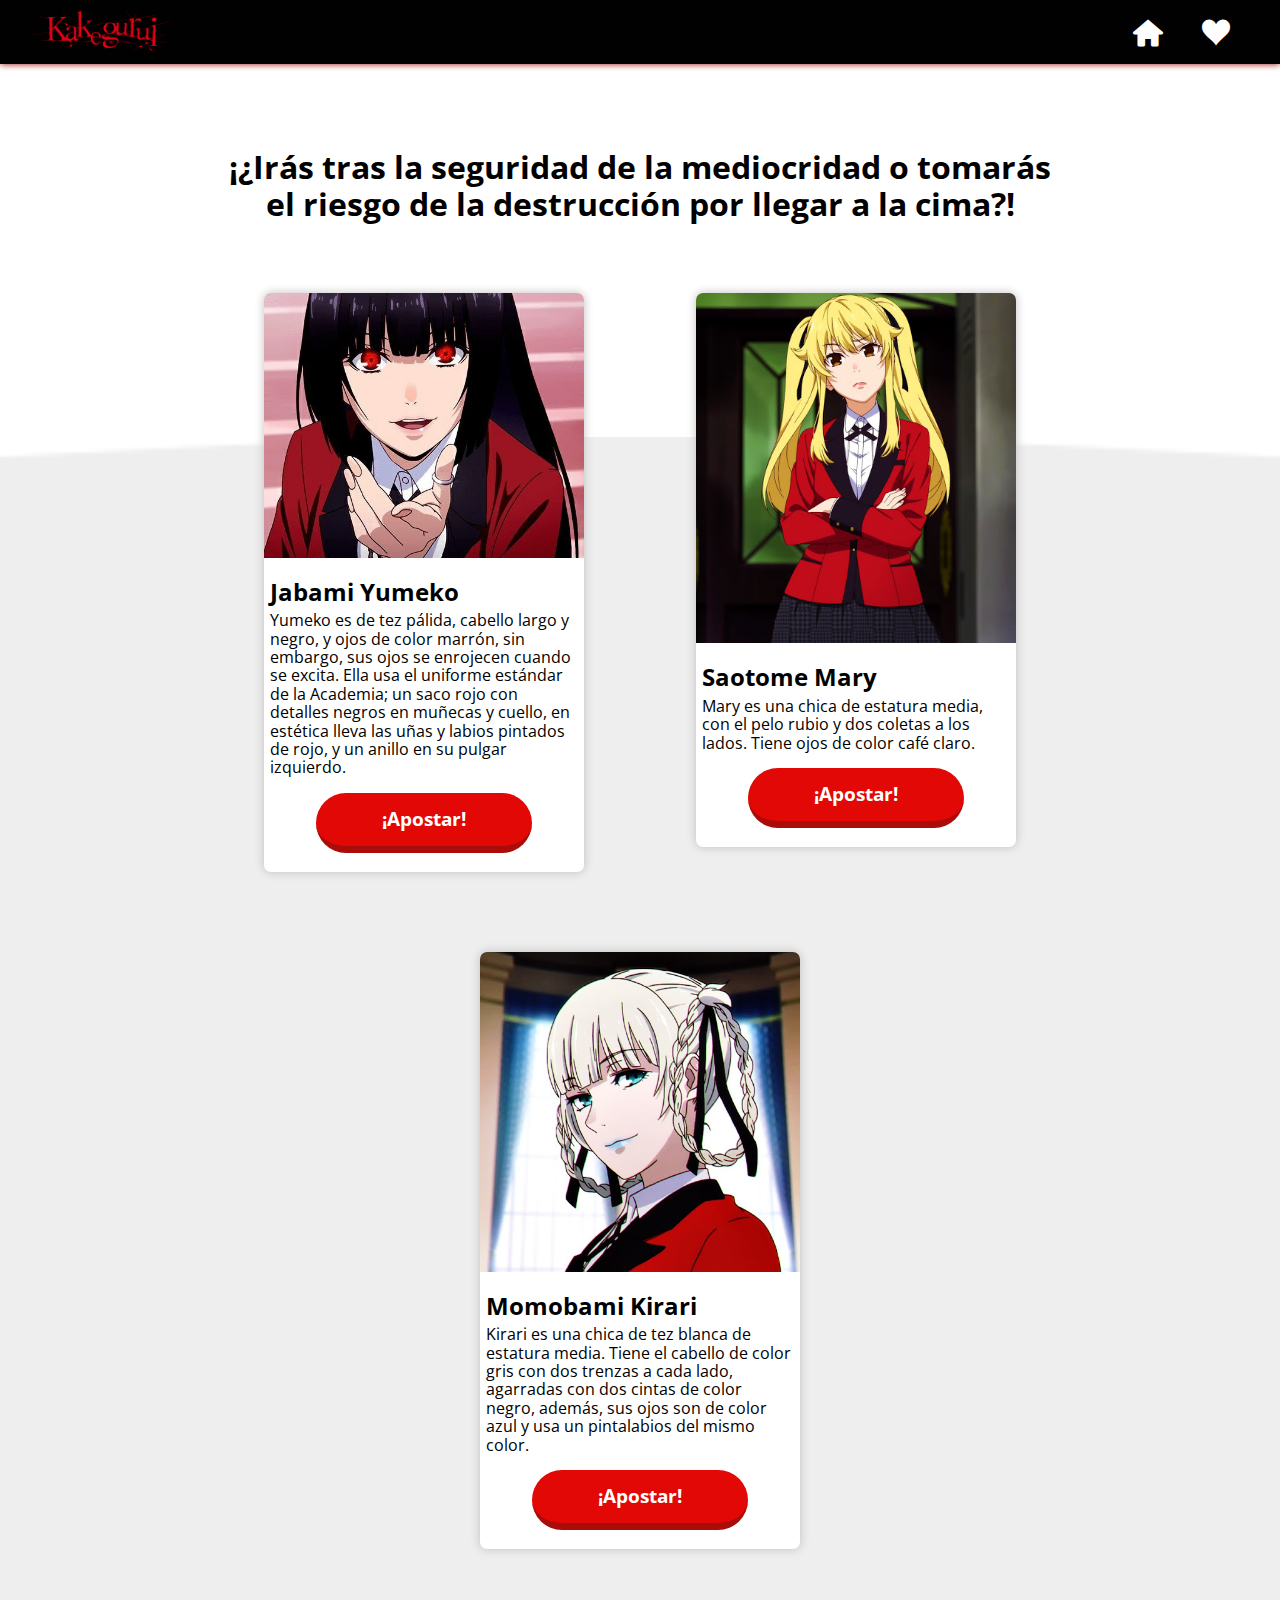
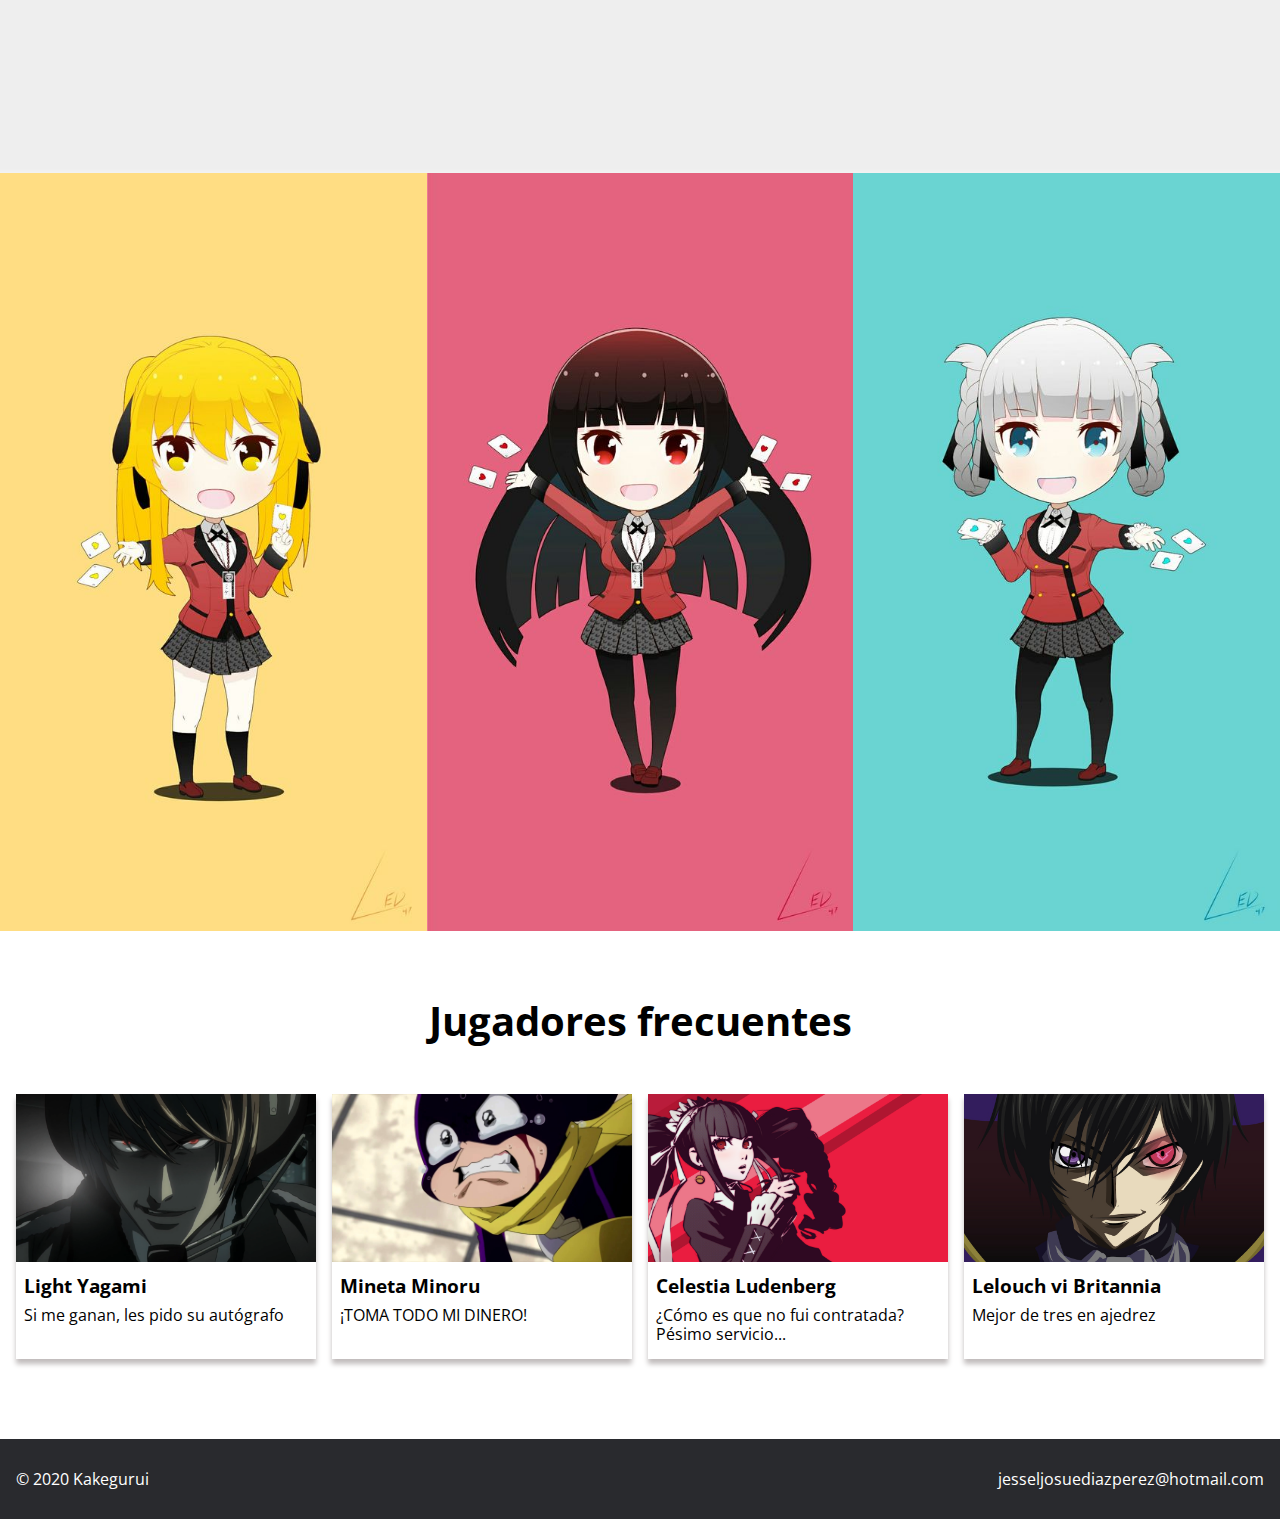
<file: index.html>
<!DOCTYPE html>
<html lang="es">

<head>
  <meta charset="UTF-8">
  <meta name="viewport" content="width=device-width, initial-scale=1.0">
  <meta name="description" content="">
  <meta property="og:image"
    content="https://raw.githubusercontent.com/Jesmanthus/betting-site/master/images/favicon.jpg">
  <title>Inicio | Kakegurui</title>
  <link rel="shortcut icon" href="./images/favicon.jpg" type="image/x-icon">
  <link rel="stylesheet" href="./css/normalize.css">
  <link href="https://fonts.googleapis.com/css2?family=Open+Sans:wght@400;700&display=swap" rel="stylesheet">
  <link rel="stylesheet" href="./css/main.css">
  <link rel="stylesheet" href="./css/mobile.css" media="screen and (max-width:767px)">
  <link rel="stylesheet" href="https://cdnjs.cloudflare.com/ajax/libs/animate.css/4.0.0/animate.min.css" />
</head>

<body class="body">
  <header class="header">
    <figure>
      <a href="./index.html">
        <img class="header-image" src="./images/logo.png" alt="brand">
      </a>
    </figure>
    <nav class="menu">
      <ul class="menu-list">
        <li class="menu-item">
          <a class="menu-link" href=""><i class="icon-home"></i></a>
        </li>
        <li class="menu-item">
          <a class="menu-link" href="./pages/waifus.html"><i class="icon-heart"></i></a>
        </li>
      </ul>
    </nav>
  </header>

  <main id="main-section" class="main">
    <h1 class="main-title">¡¿Irás tras la seguridad de la mediocridad o tomarás <br> el riesgo de la destrucción por
      llegar a la cima?!</h1>
    <div class="waifus">
      <article id="yumeko-article" class="waifu animate__animated">
        <figure class="waifu-imageContainer">
          <img class="waifu-image" src="./images/main_jabami_yumeko.jpg" alt="">
        </figure>
        <div class="waifu-details">
          <h2 class="waifu-name">Jabami Yumeko</h2>
          <p class="waifu-description">Yumeko es de tez pálida, cabello largo y negro, y ojos de color marrón, sin
            embargo, sus ojos se enrojecen cuando se excita. Ella usa el uniforme estándar de la Academia; un saco rojo
            con detalles negros en muñecas y cuello, en estética lleva las uñas y labios pintados de rojo, y un anillo
            en su pulgar izquierdo.</p>
          <a class="waifu-link" href="./pages/gamble.html">¡Apostar! </a>
        </div>
      </article>
      <article id="mary-article" class="waifu animate__animated">
        <figure class="waifu-imageContainer">
          <img class="waifu-image" src="./images/main_saotome_mary.jpg" alt="">
        </figure>
        <div class="waifu-details">
          <h2 class="waifu-name">Saotome Mary</h2>
          <p class="waifu-description">Mary es una chica de estatura media, con el pelo rubio y dos coletas a los lados.
            Tiene ojos de color café claro.</p>
          <a class="waifu-link" href="./pages/gamble.html">¡Apostar! </i></a>
        </div>
      </article>
      <article id="kirari-article" class="waifu animate__animated">
        <figure class="waifu-imageContainer">
          <img class="waifu-image" src="./images/main_momobami_kirari.jpg" alt="">
        </figure>
        <div class="waifu-details">
          <h2 class="waifu-name">Momobami Kirari</h2>
          <p class="waifu-description">Kirari es una chica de tez blanca de estatura media. Tiene el cabello de color
            gris con dos trenzas a cada lado, agarradas con dos cintas de color negro, además, sus ojos son de color
            azul y usa un pintalabios del mismo color.</p>
          <a class="waifu-link" href="./pages/gamble.html">¡Apostar! </i></a>
        </div>
      </article>
    </div>
  </main>

  <section class="chibi">
    <div class="chibi-container">
      <article class="chibi-article">
        <figure class="chibi-imageContainer"><img class="chibi-image" src="./images/chibi-mary.jpg" alt=""></figure>
      </article>
      <article class="chibi-article">
        <figure class="chibi-imageContainer"><img class="chibi-image" src="./images/chibi-yumeko.jpg" alt=""></figure>
      </article>
      <article class="chibi-article">
        <figure class="chibi-imageContainer"><img class="chibi-image" src="./images/chibi-kirari.jpg" alt=""></figure>
      </article>
    </div>
  </section>

  <section id="players-section" class="mentions animate__animated">
    <h2 class="mentions-title">Jugadores frecuentes</h2>
    <div class="mentions-container">
      <article class="mention-article">
        <img class="mention-image" src="./images/player_light.png" alt="">
        <div class="mention-text">
          <h3 class="mention-name">Light Yagami</h3>
          <p class="mention-description">Si me ganan, les pido su autógrafo</p>
        </div>
      </article>
      <article class="mention-article">
        <img class="mention-image" src="./images/player_mineta.jpg" alt="">
        <div class="mention-text">
          <h3 class="mention-name">Mineta Minoru</h3>
          <p class="mention-description">¡TOMA TODO MI DINERO!</p>
        </div>
      </article>
      <article class="mention-article">
        <img class="mention-image" src="./images/player_celestia.png" alt="">
        <div class="mention-text">
          <h3 class="mention-name">Celestia Ludenberg</h3>
          <p class="mention-description">¿Cómo es que no fui contratada? Pésimo servicio...</p>
        </div>
      </article>
      <article class="mention-article">
        <img class="mention-image" src="./images/player_lelouch.jpeg" alt="">
        <div class="mention-text">
          <h3 class="mention-name">Lelouch vi Britannia</h3>
          <p class="mention-description">Mejor de tres en ajedrez</p>
        </div>
      </article>
    </div>
  </section>

  <footer class="footer">
    <p>© 2020 Kakegurui</p>
    <address class="email-contact">
      <a class="email-link" href="mailto:jesseljosuediazperez@hotmail.com">jesseljosuediazperez@hotmail.com</a>
    </address>
  </footer>

  <script src="./main.js"></script>
</body>

</html>
</file>
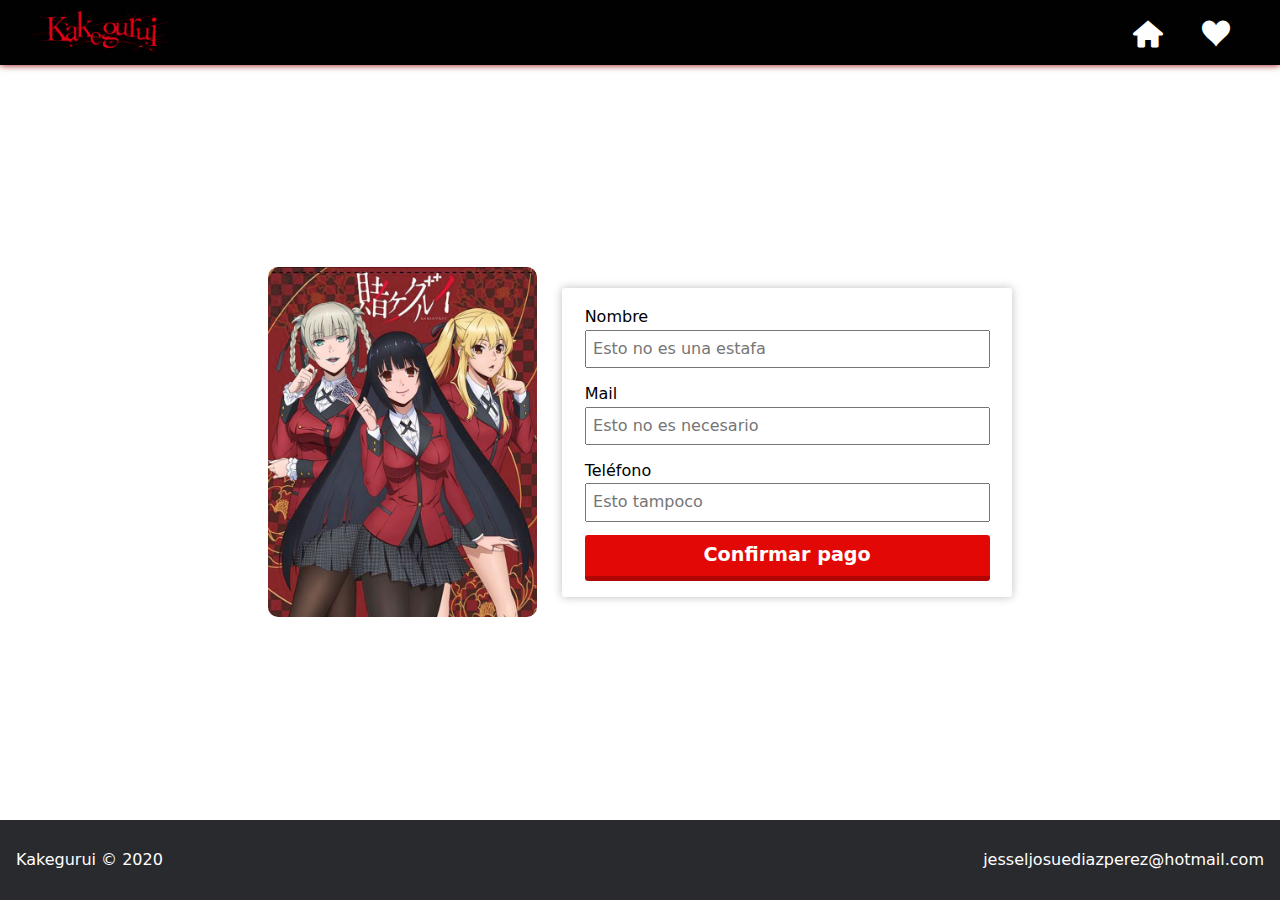
<file: pages/gamble.html>
<!DOCTYPE html>
<html lang="en">

<head>
  <meta charset="UTF-8">
  <meta name="viewport" content="width=device-width, initial-scale=1.0">
  <title>Apuesta | Kakegurui</title>
  <link rel="shortcut icon" href="../images/favicon.jpg" type="image/x-icon">
  <link rel="stylesheet" href="../css/normalize.css">
  <link rel="stylesheet" href="../css/main.css">
  <link rel="stylesheet" href="../css/mobile.css" media="screen and (max-width:767px)">
  <link rel="stylesheet" href="https://cdnjs.cloudflare.com/ajax/libs/animate.css/4.0.0/animate.min.css" />
</head>

<body class="body-bet">
  <header class="header">
    <figure>
      <a href="../index.html">
        <img class="header-image" src="../images/logo.png" alt="brand">
      </a>
    </figure>
    <nav class="menu">
      <ul class="menu-list">
        <li class="menu-item">
          <a class="menu-link" href="../index.html"><i class="icon-home"></i></a>
        </li>
        <li class="menu-item">
          <a class="menu-link" href="./waifus.html"><i class="icon-heart"></i></a>
        </li>
      </ul>
    </nav>
  </header>

  <section class="bet-section">
    <figure class="bet-imageContainerDesktop">
      <img class="bet-imageDesktop" src="../images/gamble.png" alt="">
    </figure>
    <form class="bet-form animate__animated"
      action="https://www.paypal.com/cgi-bin/webscr?cmd=_s-xclick&hosted_button_id=RF2EX3WGDEMQU" method="post"
      target="_top">
      <figure class="bet-imageContainerMobile">
        <img class="bet-imageMobile" src="../images/gamble.png" alt="">
      </figure>
      <label class="bet-label">Nombre <br> <input class="bet-input" type="text"
          placeholder="Esto no es una estafa"></label>
      <label class="bet-label">Mail <br> <input class="bet-input" type="email"
          placeholder="Esto no es necesario"></label>
      <label class="bet-label">Teléfono <br> <input class="bet-input" type="text" placeholder="Esto tampoco"></label>
      <input class="bet-confirm" type="submit" value="Confirmar pago">
    </form>
  </section>

  <footer class="footer footer-bet">
    <p>Kakegurui © 2020</p>
    <address class="email-contact">
      <address class="email-contact">
        <a class="email-link" href="mailto:jesseljosuediazperez@hotmail.com">jesseljosuediazperez@hotmail.com</a>
      </address>
    </address>
  </footer>

  <script>

    const mobile = window.matchMedia("screen and (max-width: 767px)")
    const form = document.querySelector(".bet-form")

    if (mobile.matches) {
      form.classList.add("animate__fadeInUp")
    }

  </script>
</body>

</html>
</file>
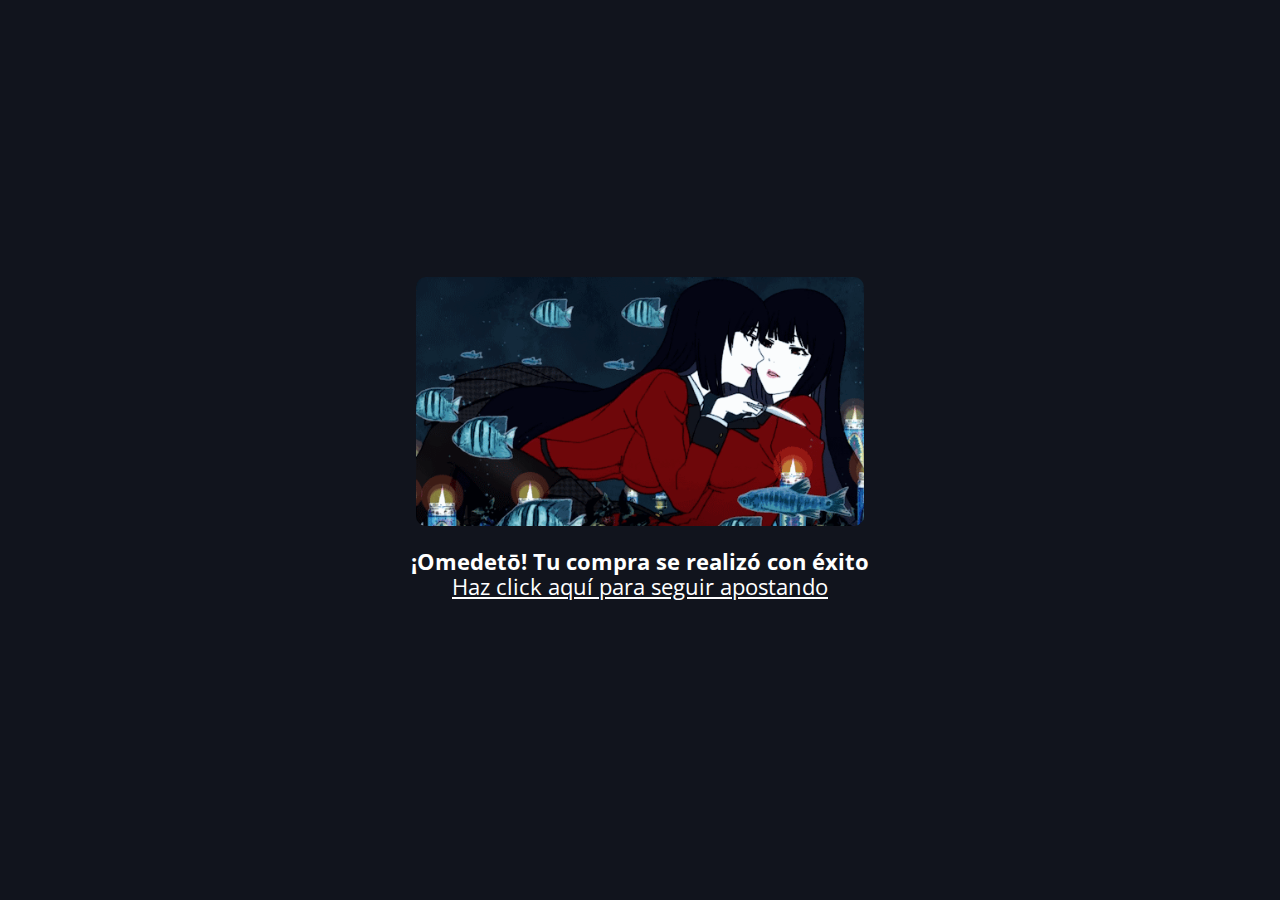
<file: pages/pay.html>
<!DOCTYPE html>
<html lang="es">

<head>
  <meta charset="UTF-8" />
  <meta name="viewport" content="width=device-width, initial-scale=1.0" />
  <meta name="description" content="" />
  <title>Kakegurui</title>
  <link rel="shortcut icon" href="../images/favicon.jpg" type="image/x-icon" />
  <link rel="stylesheet" href="../css/normalize.css" />
  <link href="https://fonts.googleapis.com/css2?family=Open+Sans:wght@400;700&display=swap" rel="stylesheet" />
  <link rel="stylesheet" href="../css/main.css" />
  <link rel="stylesheet" href="../css/mobile.css" media="screen and (max-width:767px)" />
  <link rel="stylesheet" href="https://cdnjs.cloudflare.com/ajax/libs/animate.css/4.0.0/animate.min.css" />
</head>

<body class="body">
  <section class="pay-section">
    <img class="pay-image" src="../images/pay.gif" alt="" />
    <p class="pay-text">
      ¡Omedetō! Tu compra se realizó con éxito <br />
      <a class="pay-textLink" href="../index.html">Haz click aquí para seguir apostando</a>
    </p>
  </section>
  <script src=""></script>
</body>

</html>
</file>
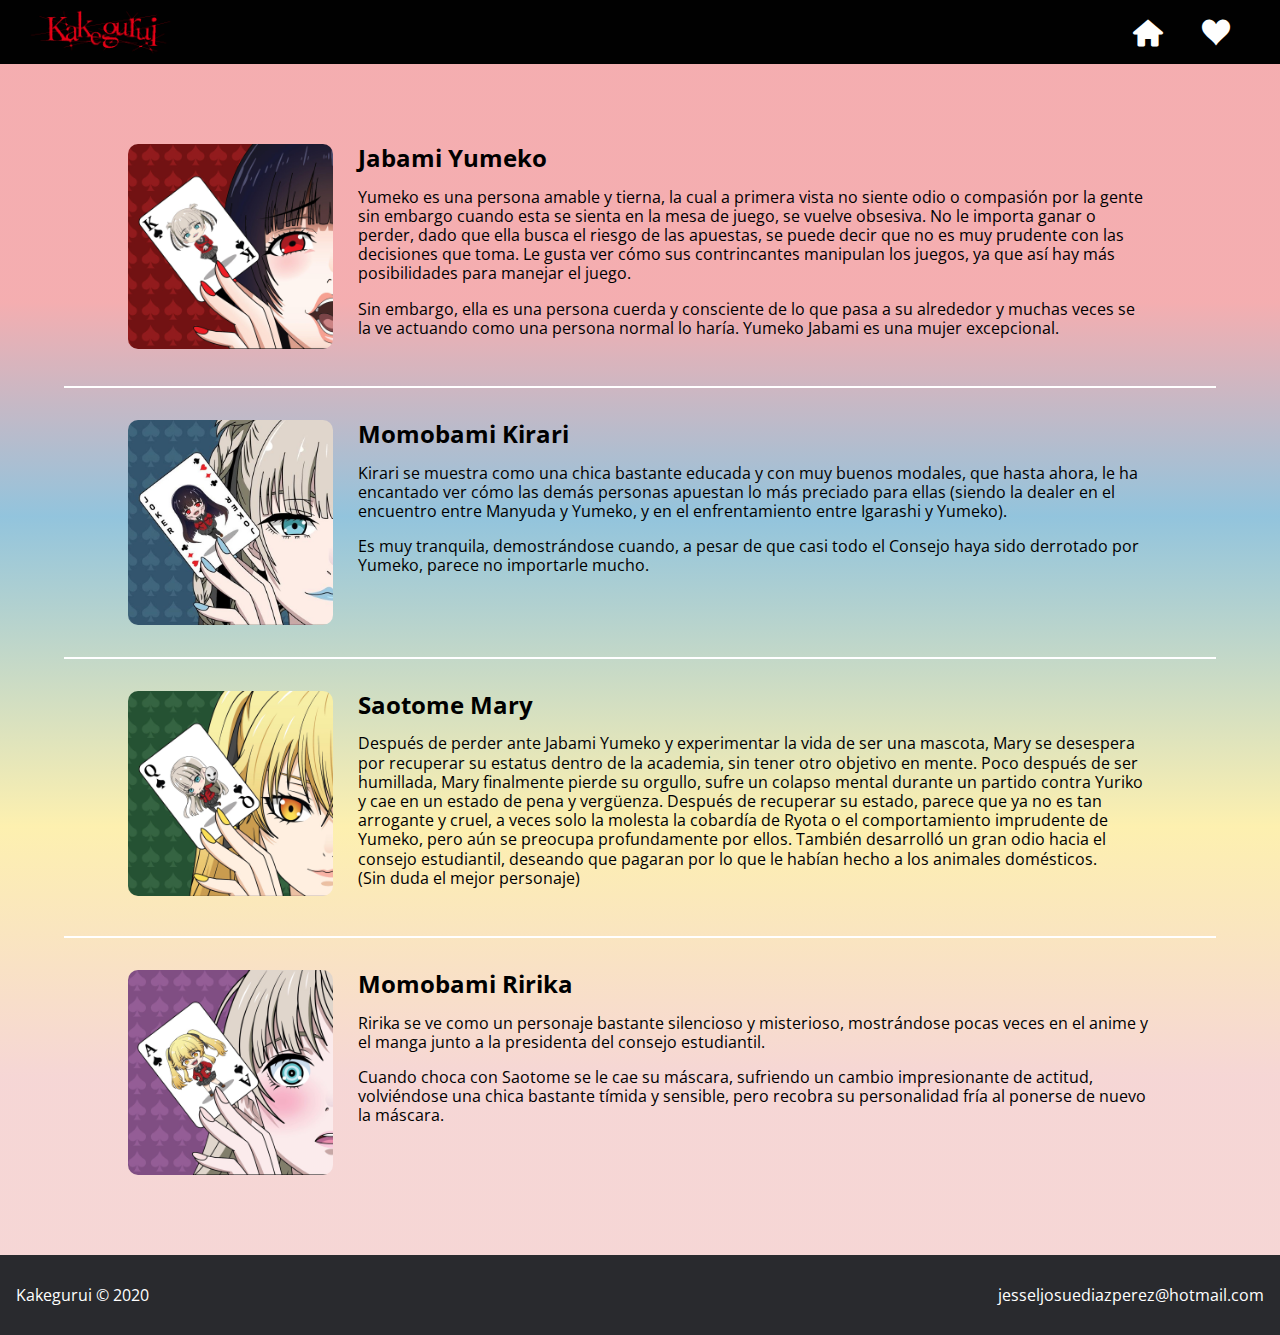
<file: pages/waifus.html>
<!DOCTYPE html>
<html lang="es">

<head>
  <meta charset="UTF-8">
  <meta name="viewport" content="width=device-width, initial-scale=1.0">
  <meta name="description" content="">
  <title>Waifus | Kakegurui</title>
  <link rel="shortcut icon" href="../images/favicon.jpg" type="image/x-icon">
  <link rel="stylesheet" href="../css/normalize.css">
  <link href="https://fonts.googleapis.com/css2?family=Open+Sans:wght@400;700&display=swap" rel="stylesheet">
  <link rel="stylesheet" href="../css/main.css">
  <link rel="stylesheet" href="../css/mobile.css" media="screen and (max-width:767px)">
  <link rel="stylesheet" href="https://cdnjs.cloudflare.com/ajax/libs/animate.css/4.0.0/animate.min.css" />
</head>

<body class="body">
  <header class="header">
    <figure>
      <a href="../index.html">
        <img class="header-image" src="../images/logo.png" alt="brand">
      </a>
    </figure>
    <nav class="menu">
      <ul class="menu-list">
        <li class="menu-item">
          <a class="menu-link" href="../index.html"><i class="icon-home"></i></a>
        </li>
        <li class="menu-item">
          <a class="menu-link" href=""><i class="icon-heart"></i></a>
        </li>
      </ul>
    </nav>
  </header>

  <section class="waifu-section ">
    <article class="waifu-article animate__animated animate__fadeInLeft">
      <img class="waifu-icon" src="../images/icon-yumeko.jpg" alt="">
      <div class="waifu-detailsContainer"></div>
      <h2 class="waifu-title">Jabami Yumeko</h2>
      <p class="waifu-personality">Yumeko es una persona amable y tierna, la cual a primera vista no siente odio o
        compasión por la gente sin embargo cuando esta se sienta en la mesa de juego, se vuelve obsesiva. No le importa
        ganar o perder, dado que ella busca el riesgo de las apuestas, se puede decir que no es muy prudente con las
        decisiones que toma. Le gusta ver cómo sus contrincantes manipulan los juegos, ya que así hay más posibilidades
        para manejar el juego.</p>
      <p class="waifu-personality">Sin embargo, ella es una persona cuerda y consciente de lo que pasa a su alrededor y
        muchas veces se la ve actuando como una persona normal lo haría. Yumeko Jabami es una mujer excepcional.</p>
      </div>
    </article>

    <div class="waifu-line"></div>

    <article class="waifu-article animate__animated animate__fadeInLeft">
      <img class="waifu-icon" src="../images/icon-kirari.jpg" alt="">
      <div class="waifu-detailsContainer">
        <h2 class="waifu-title">Momobami Kirari</h2>
        <p class="waifu-personality">Kirari se muestra como una chica bastante educada y con muy buenos modales, que
          hasta ahora, le ha encantado ver cómo las demás personas apuestan lo más preciado para ellas (siendo la dealer
          en el encuentro entre Manyuda y Yumeko, y en el enfrentamiento entre Igarashi y Yumeko).</p>
        <p class="waifu-personality">Es muy tranquila, demostrándose cuando, a pesar de que casi todo el Consejo haya
          sido derrotado por Yumeko, parece no importarle mucho.</p>
      </div>
    </article>

    <div class="waifu-line"></div>

    <article class="waifu-article animate__animated animate__fadeInLeft">
      <img class="waifu-icon" src="../images/icon-mary.jpg" alt="">
      <div class="waifu-detailsContainer">
        <h2 class="waifu-title">Saotome Mary</h2>
        <p class="waifu-personality">Después de perder ante Jabami Yumeko y experimentar la vida de ser una mascota,
          Mary se desespera por recuperar su estatus dentro de la academia, sin tener otro objetivo en mente. Poco
          después de ser humillada, Mary finalmente pierde su orgullo, sufre un colapso mental durante un partido contra
          Yuriko y cae en un estado de pena y vergüenza. Después de recuperar su estado, parece que ya no es tan
          arrogante y cruel, a veces solo la molesta la cobardía de Ryota o el comportamiento imprudente de Yumeko, pero
          aún se preocupa profundamente por ellos. También desarrolló un gran odio hacia el consejo estudiantil,
          deseando que pagaran por lo que le habían hecho a los animales domésticos. <br> (Sin duda el mejor personaje)
        </p>
      </div>
    </article>

    <div class="waifu-line animate__animated animate__fadeInLeft"></div>

    <article class="waifu-article">
      <img class="waifu-icon" src="../images/icon-ririka.jpg" alt="">
      <div class="waifu-detailsContainer">
        <h2 class="waifu-title">Momobami Ririka</h2>
        <p class="waifu-personality">Ririka se ve como un personaje bastante silencioso y misterioso, mostrándose pocas
          veces en el anime y el manga junto a la presidenta del consejo estudiantil.</p>
        <p class="waifu-personality">Cuando choca con Saotome se le cae su máscara, sufriendo un cambio impresionante de
          actitud, volviéndose una chica bastante tímida y sensible, pero recobra su personalidad fría al ponerse de
          nuevo la máscara.</p>
      </div>
    </article>
  </section>

  <footer class="footer">
    <p>Kakegurui © 2020</p>
    <address class="email-contact">
      <address class="email-contact">
        <a class="email-link" href="mailto:jesseljosuediazperez@hotmail.com">jesseljosuediazperez@hotmail.com</a>
      </address>
    </address>
  </footer>
</body>

</html>
</file>
<file: css/main.css>
*,
*::before,
*::after {
  box-sizing: border-box;
}

input {
  outline: none;
}

@font-face {
  font-family: "icomoon";
  src: url("../fonts/icomoon.eot?o5whjs");
  src: url("../fonts/icomoon.eot?o5whjs#iefix") format("embedded-opentype"),
    url("../fonts/icomoon.ttf?o5whjs") format("truetype"),
    url("../fonts/icomoon.woff?o5whjs") format("woff"),
    url("../fonts/icomoon.svg?o5whjs#icomoon") format("svg");
  font-weight: normal;
  font-style: normal;
  font-display: block;
}

[class^="icon-"],
[class*=" icon-"] {
  /* use !important to prevent issues with browser extensions that change fonts */
  font-family: "icomoon" !important;
  font-style: normal;
  font-weight: normal;
  font-variant: normal;
  text-transform: none;
  line-height: 1;

  /* Better Font Rendering =========== */
  -webkit-font-smoothing: antialiased;
  -moz-osx-font-smoothing: grayscale;
}

.icon-home:before {
  content: "\e900";
}

@font-face {
  font-family: "icomoon";
  src: url("../fonts/icomoon.eot?69817");
  src: url("../fonts/icomoon.eot?69817#iefix") format("embedded-opentype"),
    url("../fonts/icomoon.ttf?69817") format("truetype"),
    url("../fonts/icomoon.woff?69817") format("woff"),
    url("../fonts/icomoon.svg?69817#icomoon") format("svg");
  font-weight: normal;
  font-style: normal;
  font-display: block;
}

[class^="icon-"],
[class*=" icon-"] {
  /* use !important to prevent issues with browser extensions that change fonts */
  font-family: "icomoon" !important;
  font-style: normal;
  font-weight: normal;
  font-variant: normal;
  text-transform: none;
  line-height: 1;

  /* Better Font Rendering =========== */
  -webkit-font-smoothing: antialiased;
  -moz-osx-font-smoothing: grayscale;
}

.icon-heart:before {
  content: "\e901";
}

body {
  font-family: "Open Sans", system-ui, sans-serif;
}

/* HEADER */
.header {
  background-color: #010101;
  display: flex;
  justify-content: space-between;
  align-items: center;
  box-shadow: 0 0 7px hsl(0, 95%, 30%);
  padding: 0 2.5em;
  font-size: 20px;
}

.header figure {
  margin: 0;
}

.header-image {
  height: 60px;
  position: relative;
  top: -0.3em;
  left: -1em;
}

.menu-list {
  display: flex;
  list-style: none;
  margin: 0;
}

.menu-item {
  margin-left: 1.8em;
  display: flex;
  align-items: center;
}

.menu-link {
  color: #fefefe;
  text-decoration: none;
  display: flex;
  align-items: center;
}

.menu-link:hover {
  color: hsl(354, 100%, 45%);
}

.icon-home {
  font-size: 1.8em;
}

.icon-heart {
  font-size: 1.4em;
}

/* MAIN */
.main-title {
  text-align: center;
  padding: 0 1em;
  padding-top: 2em;
  padding-bottom: 2.7em;
}

.waifus {
  background-image: url("../images/curve.png");
  background-repeat: no-repeat;
  background-size: cover;
  background-position: center top;
  display: flex;
  margin-top: 8em;
  justify-content: center;
  flex-wrap: wrap;
}

.waifu {
  background-color: white;
  width: 20em;
  height: 100%;
  margin: 2.5em 3.5em;
  position: relative;
  top: -11.5em;
  border-radius: 7px;
  box-shadow: 0 0 10px #c1bcbc;
  overflow: hidden;
  flex-shrink: 0;
}

.waifu-imageContainer {
  margin: 0;
  display: flex;
  justify-content: center;
  align-items: flex-start;
  height: auto;
  overflow: hidden;
  max-height: 350px;
}

.waifu-image {
  width: 100%;
}

.waifu-details {
  padding: 0 0.4em;
}

.waifu-name {
  margin-bottom: 0.25em;
}

.waifu-description {
  margin-top: 0.2em;
}

.waifu-link {
  font-size: 1.2em;
  color: white;
  font-weight: 700;
  background-color: hsl(1, 96%, 45%);
  border-radius: 40px;
  text-decoration: none;
  margin: 0 15%;
  margin-bottom: 1em;
  display: inline-block;
  width: 70%;
  padding: 0.8em;
  text-align: center;
  border-bottom: 7px solid hsl(1, 90%, 35%);
}

.waifu-link:hover {
  background-color: hsl(1, 90%, 35%);
  border-color: hsl(1, 96%, 45%);
}

/* SECTION: CHIBI */
.chibi-container {
  display: flex;
  justify-content: center;
}

.chibi-article,
.chibi-image {
  width: 100%;
  max-width: 1080px;
}

.chibi-imageContainer {
  margin: 0;
}

.chibi-title {
  font-size: 3em;
  text-align: center;
}

/* SECTION: MENTION */
.mentions {
  padding: 4em 0;
}

.mentions-title {
  font-size: 2.5em;
  text-align: center;
  margin-top: 0;
}

.opacity-class {
  opacity: 0;
  transition: opacity 2s;
}

.mentions-container {
  display: flex;
  justify-content: center;
  flex-wrap: wrap;
}

.mention-article {
  width: 300px;
  box-shadow: 0 5px 5px #c1bcbc;
  flex-shrink: 0;
  margin: 1em 0.5em;
}

.mention-image {
  width: 100%;
}

.mention-text {
  padding: 0 0.5em;
}

.mention-name {
  margin: 0.5em 0;
}

.mention-description {
  margin-top: 0.6em;
}

/* FOOTER */
.footer {
  background-color: hsl(220, 6%, 17%);
  color: white;
  height: 5em;
  padding: 0 1em;
  display: flex;
  justify-content: space-between;
  align-items: center;
}

.email-contact {
  font-style: normal;
}

.email-link {
  color: white;
  text-decoration: none;
}

/* PAGE: WAIFUS */
.waifu-line {
  width: 90%;
  border: solid 1px hsl(0, 0%, 100%);
}

.waifu-section {
  padding: 3em 0;
  display: flex;
  flex-direction: column;
  align-items: center;
  background-image: linear-gradient(
    hsl(358, 77%, 82%) 20%,
    hsl(200, 52%, 72%) 38%,
    hsl(50, 95%, 84%) 64%,
    hsl(2, 64%, 90%) 85%
  );
}

.waifu-article {
  max-width: 1024px;
  margin: 2em 5%;
}

.waifu-icon {
  width: 20%;
  border-radius: 10px;
  float: left;
  margin-right: 2.5%;
}

.waifu-title {
  margin: 0;
}

.waifu-personality {
  line-height: 1.2em;
}

/* PAGE: APOSTAR */
.body-bet {
  position: relative;
  display: flex;
  flex-direction: column;
  justify-content: space-between;
  min-height: 100vh;
}

.bet-section {
  display: flex;
  justify-content: center;
  align-items: center;
  height: auto;
}

.bet-imageContainerDesktop {
  margin: 0;
  margin-right: 2%;
  height: 350px;
  border-radius: 10px;
  overflow: hidden;
}

.bet-imageDesktop {
  height: 110%;
}

.bet-imageContainerMobile {
  display: none;
}

.bet-form {
  width: 450px;
  margin: 5em 0;
  display: flex;
  justify-content: center;
  align-items: center;
  flex-direction: column;
  padding: 1em 0;
  border-radius: 3px;
  box-shadow: 0 0 10px #c1bcbc;
  line-height: 1.6em;
}

.bet-label {
  width: 90%;
  margin-bottom: 0.8em;
}

.bet-input {
  width: 100%;
  padding: 0.5em 0.4em;
}

.bet-confirm {
  cursor: pointer;
  font-size: 1.2em;
  font-weight: 700;
  background-color: hsl(1, 96%, 45%);
  color: white;
  width: 90%;
  padding: 0.5em;
  border: none;
  border-bottom: 5px solid hsl(1, 96%, 35%);
  border-radius: 3px;
}

.bet-confirm:hover {
  background-color: hsl(1, 96%, 35%);
}

/* PAGE: PAGO-EXITOSO */
.pay-section {
  height: 100vh;
  background-color: hsl(225, 26%, 9%);
  display: flex;
  justify-content: center;
  align-items: center;
  flex-direction: column;
}

.pay-image {
  max-width: 768px;
  width: 35%;
  border-radius: 10px;
}

.pay-text {
  color: white;
  text-align: center;
  font-size: 1.4em;
  font-weight: 700;
}

.pay-textLink {
  font-weight: 400;
  color: white;
}
</file>
<file: css/mobile.css>
br {
  display: none;
}

/* HEADER */
.header {
  padding: 0 1.3em;
}

.header-image {
  height: 50px;
}

.menu-list {
  padding: 0;
}

.menu-item {
  margin-left: 1.2em;
}

.menu-item:first-child {
  margin-left: 0;
}

/* MAIN */
.main-title {
  font-size: 1.2em;
  padding-top: 1em;
  padding-left: 0.6em;
  padding-right: 0.6em;
}

.waifus {
  margin-top: 2.5em;
  flex-direction: column;
  align-items: center;
}

.waifu {
  min-width: 300px;
  max-width: 325px;
  width: 90%;
  top: -5em;
  margin: 1.5em 0;
}

/* SECTION: CHIBI */
.chibi-title {
  font-size: 2em;
}

/* SECTION: MENTIONS */
.mentions-title {
  font-size: 1.8em;
}

.mention-article {
  width: 45%;
  margin: 3% 1.5%;
}

/* FOOTER */
.footer {
  font-size: 12px;
}

/* PAGE: WAIFUS */
.waifu-line {
  width: 93%;
}

.waifu-section {
  padding: 1em 0;
}

.waifu-icon {
  width: 40%;
}

.waifu-personality {
  margin: 0.4em 0;
}

/* PAGE: APOSTAR */
.bet-section {
  align-items: flex-start;
  padding-top: 3em;
}

.bet-form {
  margin-top: 0;
  max-width: 400px;
  width: 80%;
  padding-top: 0;
  border-radius: 10px;
  overflow: hidden;
}

.bet-imageContainerMobile {
  display: block;
  margin: 0;
  height: 250px;
  overflow: hidden;
  border-bottom: 3px solid  hsl(0, 0%, 15%);
  margin-bottom: 1em;
}

.bet-imageMobile {
  width: 100%;
}

.bet-imageContainerDesktop {
  display: none;
}



/* PAGE: PAGO-EXITOSO */
.pay-image {
  width: 80%;
  border-radius: 10px;
  margin-bottom: 2%;
}

.pay-text {
  margin: 0 1%;
  font-size: 1.1em;
}
</file>
